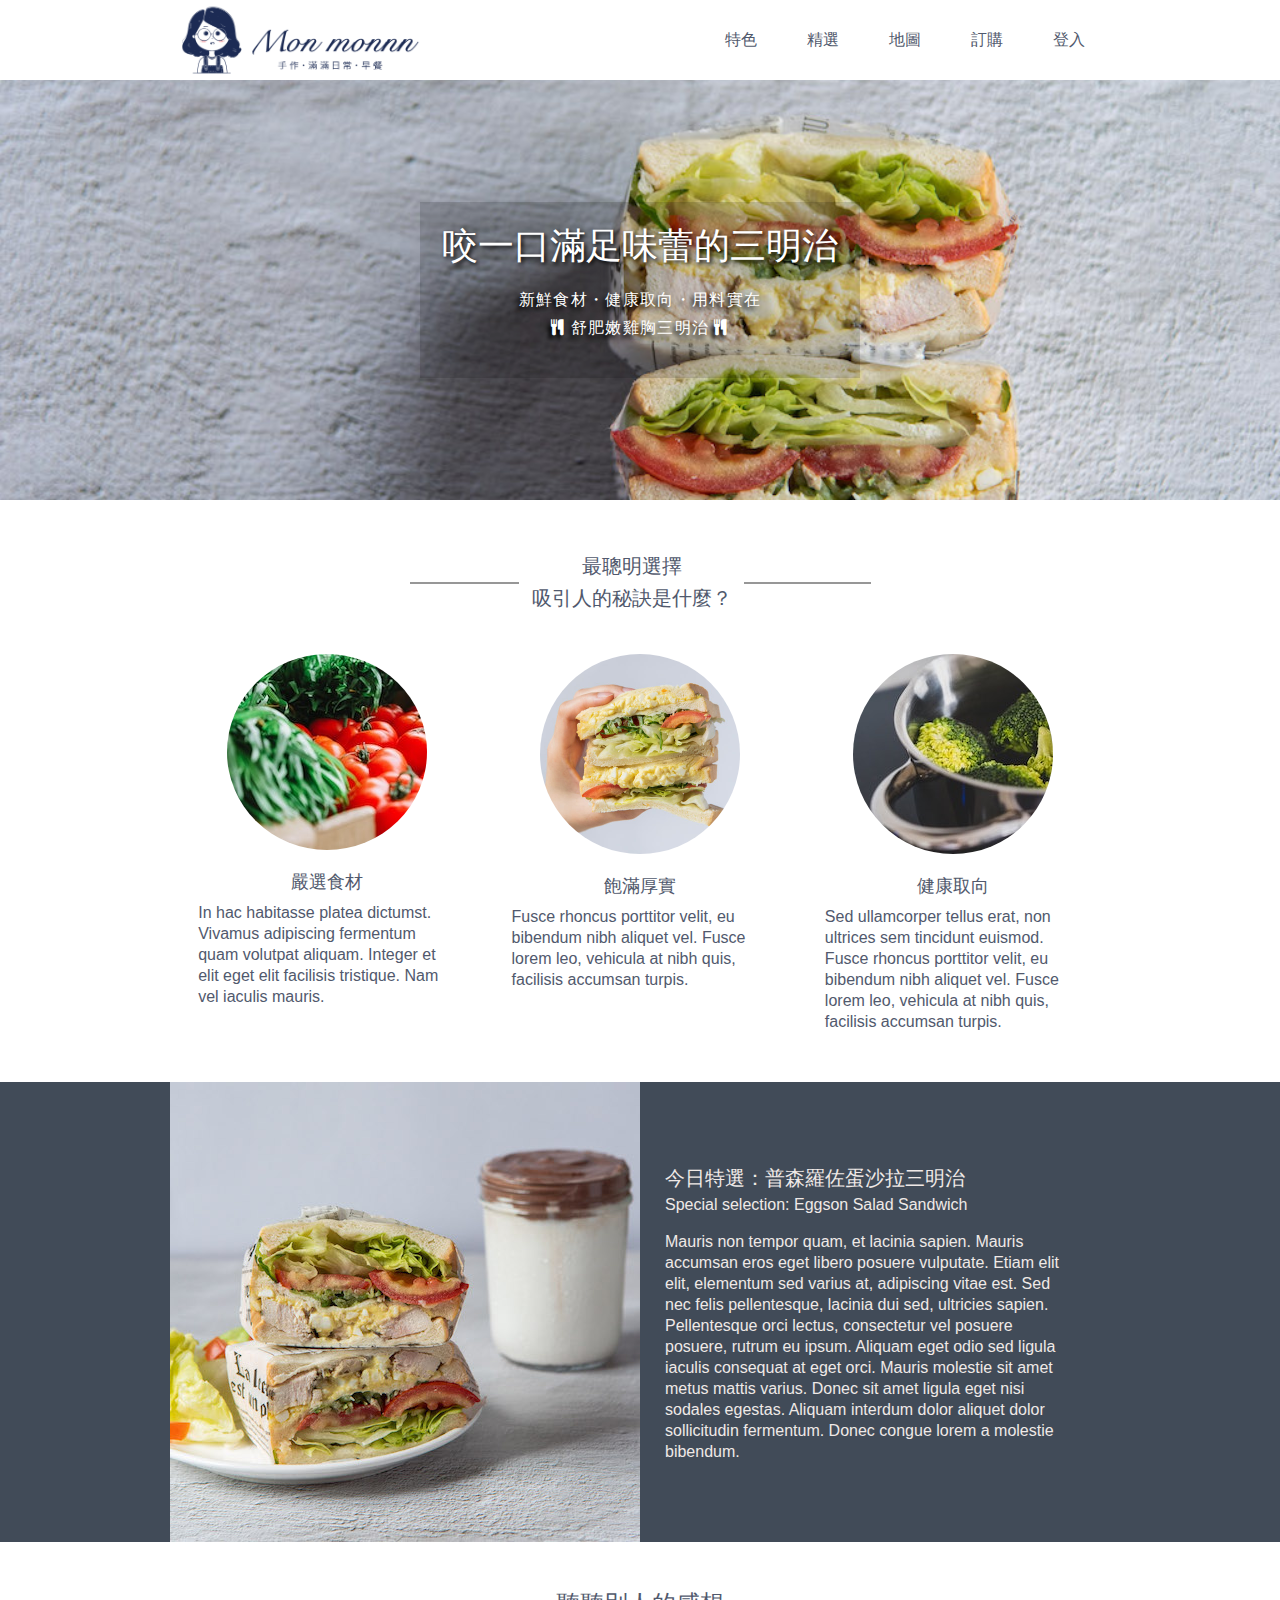
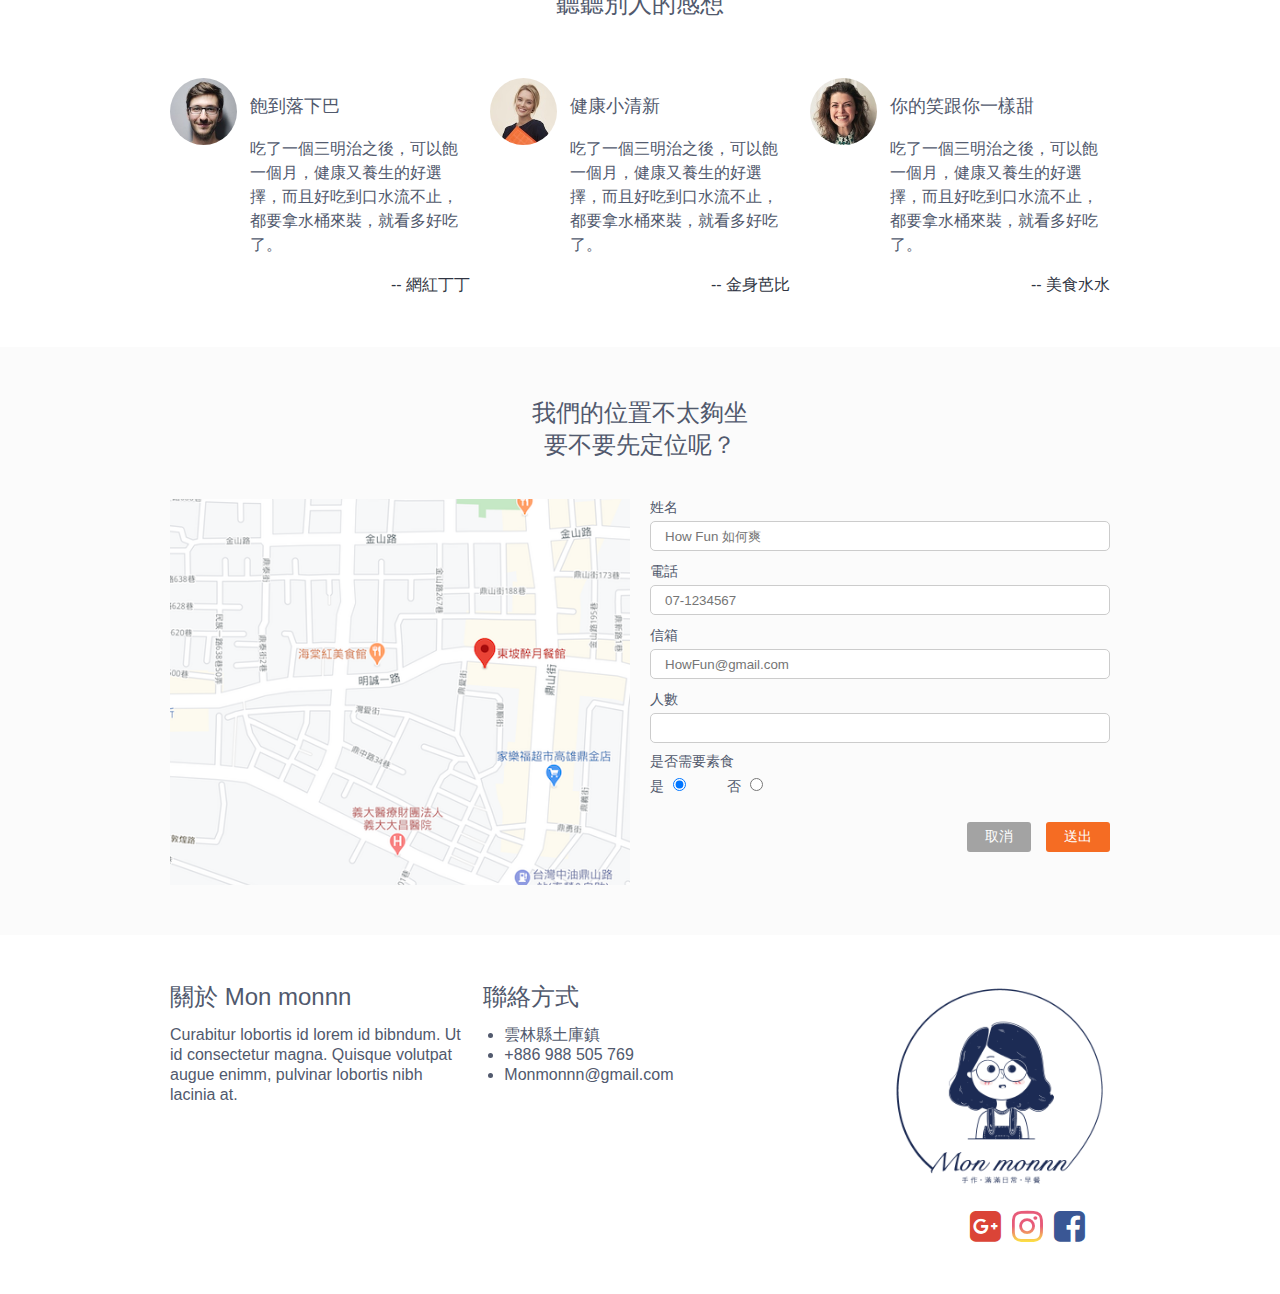
<file: index.html>
<!DOCTYPE html>
<html lang="en">

<head>
  <meta charset="UTF-8">
  <meta name="viewport" content="width=device-width, initial-scale=1.0">
  <meta http-equiv="X-UA-Compatible" content="ie=edge">
  <title>Mon monnn 滿滿日常食堂</title>
  <link rel="icon" href="images/logo_m.svg" type="image/x-icon" />
  <link rel="shortcut icon" href="images/logo_m.svg" type="image/x-icon" />
  <meta name="description" content="Mon monnn 的初衷-簡單・幸福・純粹・吃，生活或許讓我們忘了用愛感受一切，Mon monnn 用心製作，讓你找回簡單的幸福。">
  <meta property="og:title" content="Mon monnn 滿滿日常食堂">
  <meta property="og:image" content="images/banner.jpg">
  <meta property="og:description" content="Mon monnn 的初衷-簡單・幸福・純粹・吃，生活或許讓我們忘了用愛感受一切，Mon monnn 用心製作，讓你找回簡單的幸福。">
  <meta property="og:site_name" content="Mon monnn 滿滿日常食堂">
  <meta property="og:locale" content="zh_TW">


  <link rel="stylesheet" href="css/reset-css.css">
  <link href="https://fonts.googleapis.com/css?family=Noto+Sans+TC&display=swap" rel="stylesheet">
  <link rel="stylesheet" href="css/all.css">
  <link rel="stylesheet" href="css/font-awesome.min.css">
  <link rel="stylesheet" href="css/animate.css">

  <script src="js/jquery-3.4.1.min.js"></script>
  <script src="js/all.js"></script>
</head>

<body>
  <div class="header-wrap">
    <div class="headerTop">
      <div class="container">
        <div class="header">
          <h1 class="logo"><a href="#">Mon monnn 滿滿日常食堂</a></h1>
          <ul class="menu">
            <li><a href="#mark-secret">特色</a></li>
            <li><a href="#mark-special">精選</a></li>
            <li><a href="#mark-map">地圖</a></li>
            <li><a href="./shop-cart.html">訂購</a></li>
            <li><a href="./login.html">登入</a></li>
          </ul>
          <a href="#" class="showmenu"><i class="fa fa-bars"></i></a>
        </div>
      </div>
    </div>
    <div class="banner">
      <div class="banner-text">
        <h2>咬一口<br>滿足味蕾的三明治</h2>
        <p>新鮮食材・健康取向・用料實在<br>
          <i class="fa fa-cutlery"></i>舒肥嫩雞胸三明治<i class="fa fa-cutlery"></i></p>
      </div>
    </div>
  </div>
  <div id="mark-secret">
    <div class="secret">
      <div class="container">
        <div class="secret-title">
          <h2>最聰明選擇<br>吸引人的秘訣是什麼？</h2>
          <hr>
        </div>
        <ul class="secret-info">
          <li>
            <img src="images/features_1.jpg" alt="嚴選食材">
            <h3>嚴選食材</h3>
            <p>In hac habitasse platea dictumst. Vivamus adipiscing fermentum quam volutpat aliquam.
              Integer et elit eget elit facilisis tristique. Nam vel iaculis mauris.</p>
          </li>
          <li>
            <img src="images/features_3.jpg" alt="飽滿厚實">
            <h3>飽滿厚實</h3>
            <p>Fusce rhoncus porttitor velit, eu bibendum nibh aliquet vel. Fusce lorem leo, vehicula
              at nibh quis, facilisis accumsan turpis.</p>
          </li>
          <li>
            <img src="images/features_2.jpg" alt="健康取向">
            <h3>健康取向</h3>
            <p>Sed ullamcorper tellus erat, non ultrices sem tincidunt euismod. Fusce rhoncus porttitor
              velit, eu bibendum nibh aliquet vel. Fusce lorem leo, vehicula at nibh quis, facilisis
              accumsan turpis.</p>
          </li>
        </ul>
      </div>
    </div>
    <div id="mark-special" class="special">
        <div class="container">
          <div class="special-image"></div>
          <div class="special-info">
            <h2>今日特選：普森羅佐蛋沙拉三明治</h2>
            <p class="special-eg-name">Special selection: Eggson Salad Sandwich</p>
            <p>Mauris non tempor quam, et lacinia sapien. Mauris accumsan eros eget libero posuere
              vulputate.
              Etiam elit elit, elementum sed varius at, adipiscing vitae est. Sed nec felis pellentesque,
              lacinia dui sed, ultricies sapien. Pellentesque orci lectus, consectetur vel posuere
              posuere,
              rutrum eu ipsum. Aliquam eget odio sed ligula iaculis consequat at eget orci. Mauris
              molestie
              sit amet metus mattis varius. Donec sit amet ligula eget nisi sodales egestas. Aliquam
              interdum
              dolor aliquet dolor sollicitudin fermentum. Donec congue lorem a molestie bibendum.</p>
          </div>
        </div>
    </div>

    <div class="comment">
      <div class="container">
        <h2>聽聽別人的感想</h2>
        <ul>
          <li>
            <img src="images/avatar_1.jpg" alt="飽到落下巴">
            <div class="comment-content">
              <h3>飽到落下巴</h3>
              <p>吃了一個三明治之後，可以飽一個月，健康又養生的好選擇，而且好吃到口水流不止，都要拿水桶來裝，就看多好吃了。</p>
              <p class="name"> -- 網紅丁丁</p>
            </div>
          </li>
          <li>
            <img src="images/avatar_2.jpg" alt="健康小清新">
            <div class="comment-content">
              <h3>健康小清新</h3>
              <p>吃了一個三明治之後，可以飽一個月，健康又養生的好選擇，而且好吃到口水流不止，都要拿水桶來裝，就看多好吃了。</p>
              <p class="name"> -- 金身芭比</p>
            </div>
          </li>
          <li>
            <img src="images/avatar_3.jpg" alt="你的笑跟你一樣甜">
            <div class="comment-content">
              <h3>你的笑跟你一樣甜</h3>
              <p>吃了一個三明治之後，可以飽一個月，健康又養生的好選擇，而且好吃到口水流不止，都要拿水桶來裝，就看多好吃了。</p>
              <p class="name"> -- 美食水水</p>
            </div>
          </li>
        </ul>
      </div>
    </div>
    <div id="mark-map" class="booking">
      <div class="container">
        <h2>我們的位置不太夠坐<br>要不要先定位呢？</h2>
        <div class="booking-wrap">
          <div class="map"></div>
          <form>
            <fieldset>
              <label for="name">姓名</label>
              <input class="form-text" type="text" id="name" name="name" placeholder="How Fun 如何爽">
              <label for="tel">電話</label>
              <input class="form-text" type="tel" id="tel" name="tel" placeholder="07-1234567">
              <label for="mail">信箱</label>
              <input class="form-text" type="email" id="mail" name="mail" placeholder="HowFun@gmail.com">
              <label for="people">人數</label>
              <input class="form-text" type="text" id="people" name="people" value="">
              <div class="vegetaria">
                <label for="vegetarian">是否需要素食</label>
                <div>
                  <label for="yes">是</label>
                  <input type="radio" id="yes" name="vegetarian" value="是" checked>
                  <label for="no">否</label>
                  <input type="radio" id="no" name="vegetarian" value="否">
                </div>
              </div>
              <div class="form-bt">
                <button type="reset">取消</button>
                <button type="button" onclick="alert('已訂位完成，感謝您的蒞臨。')">送出</button>
              </div>

            </fieldset>
          </form>
        </div>

      </div>
    </div>
  </div>
  <div class="footer">
    <div class="container">
      <div class="about-us">
        <h2>關於 Mon monnn</h2>
        <p>Curabitur lobortis id lorem id bibndum. Ut id consectetur magna. Quisque volutpat augue enimm,
          pulvinar lobortis nibh lacinia at.</p>
      </div>
      <div class="contact">
        <h2>聯絡方式</h2>
        <ul>
          <li>雲林縣土庫鎮</li>
          <li>+886 988 505 769</li>
          <li>Monmonnn@gmail.com</li>
        </ul>
      </div>
      <div class="link-us">
        <img src="images/logo.png" alt="Mon monnn">
        <ul>
          <li><a href="#"><i class="icon google-icon fa fa-google-plus-square" aria-hidden="true"></i></a></li>
          <li><a href="#"><i class="icon twitter-icon fa fa-instagram" aria-hidden="true"></i></a></li>
          <li><a href="#"><i class="icon fb-icon fa fa-facebook-square" aria-hidden="true"></i></a></li>
        </ul>
      </div>
    </div>

  </div>

</body>

</html>
</file>
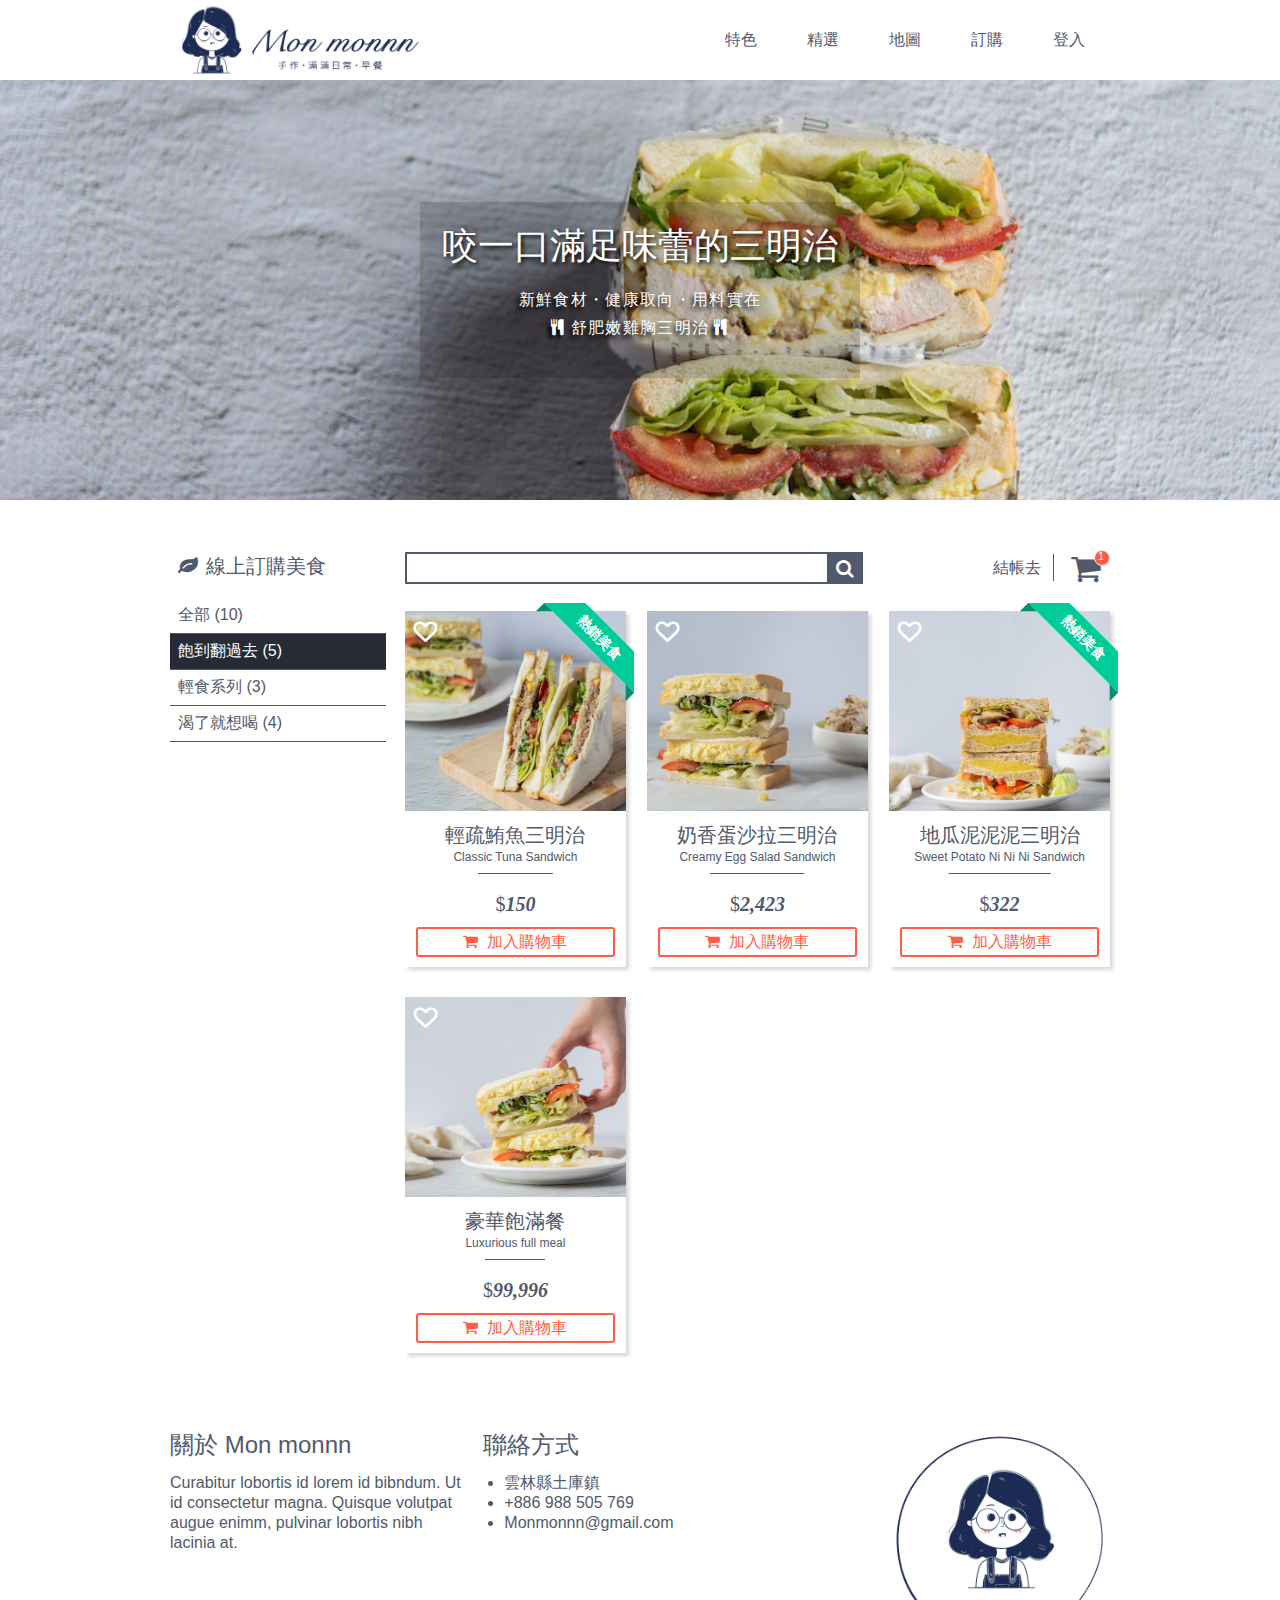
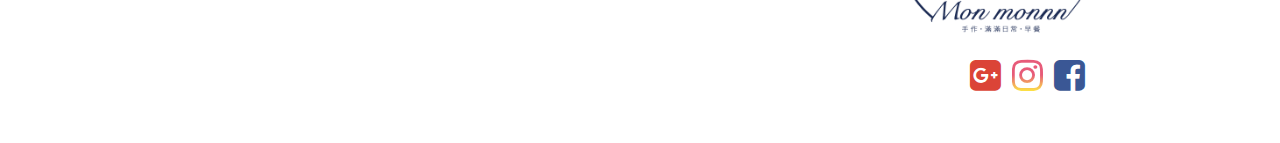
<file: shop-cart.html>
<!DOCTYPE html>
<html lang="en">

<head>
  <meta charset="UTF-8">
  <meta name="viewport" content="width=device-width, initial-scale=1.0">
  <meta http-equiv="X-UA-Compatible" content="ie=edge">
  <title>Mon monnn 滿滿日常食堂</title>
  <link rel="icon" href="images/logo_m.svg" type="image/x-icon" />
  <link rel="shortcut icon" href="images/logo_m.svg" type="image/x-icon" />
  <meta name="description" content="Mon monnn 的初衷-簡單・幸福・純粹・吃，生活或許讓我們忘了用愛感受一切，Mon monnn 用心製作，讓你找回簡單的幸福。">
  <meta property="og:title" content="Mon monnn 滿滿日常食堂">
  <meta property="og:image" content="images/banner.jpg">
  <meta property="og:description" content="Mon monnn 的初衷-簡單・幸福・純粹・吃，生活或許讓我們忘了用愛感受一切，Mon monnn 用心製作，讓你找回簡單的幸福。">
  <meta property="og:site_name" content="Mon monnn 滿滿日常食堂">
  <meta property="og:locale" content="zh_TW">


  <link rel="stylesheet" href="css/reset-css.css">
  <link href="https://fonts.googleapis.com/css?family=Noto+Sans+TC&display=swap" rel="stylesheet">
  <link rel="stylesheet" href="css/all.css">
  <link rel="stylesheet" href="css/font-awesome.min.css">
  <link rel="stylesheet" href="css/animate.css">

  <script src="js/jquery-3.4.1.min.js"></script>
  <script src="js/all.js"></script>
</head>

<body>
  <div class="header-wrap">
    <div class="headerTop">
      <div class="container">
        <div class="header">
          <h1 class="logo"><a href="index.html">Mon monnn 滿滿日常食堂</a></h1>
          <ul class="menu">
            <li><a href="index.html#mark-secret">特色</a></li>
            <li><a href="index.html#mark-special">精選</a></li>
            <li><a href="index.html#mark-map">地圖</a></li>
            <li><a href="#">訂購</a></li>
            <li><a href="login.html">登入</a></li>
          </ul>
          <a href="#" class="showmenu"><i class="fa fa-bars"></i></a>
        </div>
      </div>
    </div>
    <div class="banner">
      <div class="banner-text">
        <h2>咬一口<br>滿足味蕾的三明治</h2>
        <p>新鮮食材・健康取向・用料實在<br>
          <i class="fa fa-cutlery"></i>舒肥嫩雞胸三明治<i class="fa fa-cutlery"></i></p>
      </div>
    </div>
  </div>
  <div class="content">
    <div class="shop">
      <div class="container">
        <div class="shop-menu">
          <h2><i class="fa fa-leaf"></i>線上訂購美食</h2>
          <ul>
            <li><a>全部 (10)</a></li>
            <li><a class="hold" href="">飽到翻過去 (5)</a></li>
            <li><a>輕食系列 (3)</a></li>
            <li><a>渴了就想喝 (4)</a></li>
          </ul>
        </div>
        <div class="shop-main">
          <div class="shop-top">
            <div class="search">
              <input type="text" class="search-bar" name="" id="">
              <button class="search-bt"><i class="fa fa-search"></i></button>
            </div>
            <div class="shop-cart">
              <ul>
                <li><a href="#">結帳去</a></li>
                <li>
                  <a href="#">
                    <i class="fa fa-shopping-cart"></i>
                    <span class="cart-number">1</span>
                  </a>
                </li>
              </ul>
            </div>
          </div>
          <ul class="product">
            <li>
              <div class="ribbon-wrap">
                <div class="ribbon">熱銷美食</div>
              </div>
              <div class="img-container">
                <i class="fa fa-heart-o heart"></i>
                <img src="images/product_1.jpg" alt="經典漢堡套餐">
              </div>
              <h3>輕疏鮪魚三明治</h3>
              <p class="en-name">Classic Tuna Sandwich</p>
              <p class="price">150</p>
              <button><i class="fa fa-shopping-cart"></i>加入購物車</button>
            </li>
            <li>
              <div class="img-container">
                <i class="fa fa-heart-o heart"></i>
                <img src="images/product_2.jpg" alt="英俊香腸">
              </div>
              <h3>奶香蛋沙拉三明治</h3>
              <p class="en-name">Creamy Egg Salad Sandwich</p>
              <p class="price">2,423</p>
              <button><i class="fa fa-shopping-cart"></i>加入購物車</button>
            </li>
            <li>
              <div class="ribbon-wrap">
                <div class="ribbon">熱銷美食</div>
              </div>
              <div class="img-container">
                <i class="fa fa-heart-o heart"></i>
                <img src="images/product_3.jpg" alt="漢堡兄弟">
              </div>
              <h3>地瓜泥泥泥三明治</h3>
              <p class="en-name">Sweet Potato Ni Ni Ni Sandwich</p>
              <p class="price">322</p>
              <button><i class="fa fa-shopping-cart"></i>加入購物車</button>
            </li>
            <li>
              <div class="img-container">
                <i class="fa fa-heart-o heart"></i>
                <img src="images/product_4.jpg" alt="完美願望">
              </div>
              <h3>豪華飽滿餐</h3>
              <p class="en-name">Luxurious full meal</p>
              <p class="price">99,996</p>
              <button><i class="fa fa-shopping-cart"></i>加入購物車</button>
            </li>
          </ul>
        </div>
      </div>
    </div>
  </div>
  <div class="footer">
    <div class="container">
      <div class="about-us">
        <h2>關於 Mon monnn</h2>
        <p>Curabitur lobortis id lorem id bibndum. Ut id consectetur magna. Quisque volutpat augue enimm,
          pulvinar lobortis nibh lacinia at.</p>
      </div>
      <div class="contact">
        <h2>聯絡方式</h2>
        <ul>
          <li>雲林縣土庫鎮</li>
          <li>+886 988 505 769</li>
          <li>Monmonnn@gmail.com</li>
        </ul>
      </div>
      <div class="link-us">
        <img src="images/logo.png" alt="Mon monnn">
        <ul>
          <li><a href="#"><i class="icon google-icon fa fa-google-plus-square" aria-hidden="true"></i></a></li>
          <li><a href="#"><i class="icon twitter-icon fa fa-instagram" aria-hidden="true"></i></a></li>
          <li><a href="#"><i class="icon fb-icon fa fa-facebook-square" aria-hidden="true"></i></a></li>
        </ul>
      </div>
    </div>

  </div>

</body>

</html>
</file>
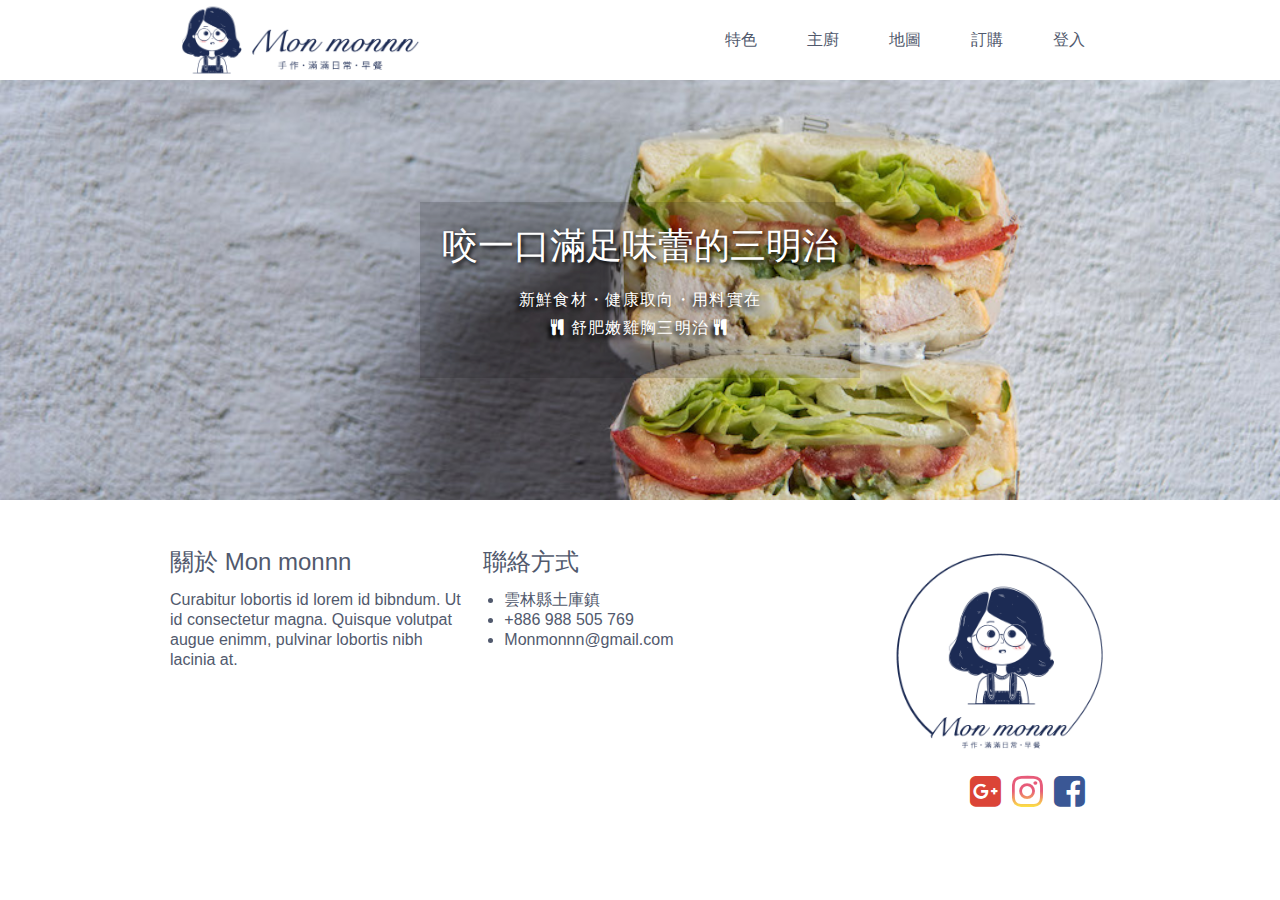
<file: weblayout.html>
<!DOCTYPE html>
<html lang="en">

<head>
  <meta charset="UTF-8">
  <meta name="viewport" content="width=device-width, initial-scale=1.0">
  <meta http-equiv="X-UA-Compatible" content="ie=edge">
  <title>Mon monnn 滿滿日常食堂</title>
  <link rel="icon" href="images/logo_m.svg" type="image/x-icon" />
  <link rel="shortcut icon" href="images/logo_m.svg" type="image/x-icon" />
  <meta name="description" content="Mon monnn 的初衷-簡單・幸福・純粹・吃，生活或許讓我們忘了用愛感受一切，Mon monnn 用心製作，讓你找回簡單的幸福。">
  <meta property="og:title" content="Mon monnn 滿滿日常食堂">
  <meta property="og:image" content="images/banner.jpg">
  <meta property="og:description" content="Mon monnn 的初衷-簡單・幸福・純粹・吃，生活或許讓我們忘了用愛感受一切，Mon monnn 用心製作，讓你找回簡單的幸福。">
  <meta property="og:site_name" content="Mon monnn 滿滿日常食堂">
  <meta property="og:locale" content="zh_TW">


  <link rel="stylesheet" href="css/reset-css.css">
  <link href="https://fonts.googleapis.com/css?family=Noto+Sans+TC&display=swap" rel="stylesheet">
  <link rel="stylesheet" href="css/all.css">
  <link rel="stylesheet" href="css/font-awesome.min.css">
  <link rel="stylesheet" href="css/animate.css">

  <script src="js/jquery-3.4.1.min.js"></script>
  <script src="js/all.js"></script>
</head>

<body>
  <div class="header-wrap">
    <div class="headerTop">
      <div class="container">
        <div class="header">
          <h1 class="logo"><a href="#">Mon monnn 滿滿日常食堂</a></h1>
          <ul class="menu">
            <li><a href="#">特色</a></li>
            <li><a href="#">主廚</a></li>
            <li><a href="#">地圖</a></li>
            <li><a href="#">訂購</a></li>
            <li><a href="#">登入</a></li>
          </ul>
          <a href="#" class="showmenu"><i class="fa fa-bars"></i></a>
        </div>
      </div>
    </div>
    <div class="banner">
      <div class="banner-text">
        <h2>咬一口<br>滿足味蕾的三明治</h2>
        <p>新鮮食材・健康取向・用料實在<br>
          <i class="fa fa-cutlery"></i>舒肥嫩雞胸三明治<i class="fa fa-cutlery"></i></p>
      </div>
    </div>
  </div>
  <div class="content">

  </div>
  <div class="footer">
    <div class="container">
      <div class="about-us">
        <h2>關於 Mon monnn</h2>
        <p>Curabitur lobortis id lorem id bibndum. Ut id consectetur magna. Quisque volutpat augue enimm,
          pulvinar lobortis nibh lacinia at.</p>
      </div>
      <div class="contact">
        <h2>聯絡方式</h2>
        <ul>
          <li>雲林縣土庫鎮</li>
          <li>+886 988 505 769</li>
          <li>Monmonnn@gmail.com</li>
        </ul>
      </div>
      <div class="link-us">
        <img src="images/logo.png" alt="Mon monnn">
        <ul>
          <li><a href="#"><i class="icon google-icon fa fa-google-plus-square" aria-hidden="true"></i></a></li>
          <li><a href="#"><i class="icon twitter-icon fa fa-instagram" aria-hidden="true"></i></a></li>
          <li><a href="#"><i class="icon fb-icon fa fa-facebook-square" aria-hidden="true"></i></a></li>
        </ul>
      </div>
    </div>

  </div>

</body>

</html>
</file>
<file: css/all.css>
a {
    text-decoration: none;
}
button:focus {
    outline: none;
}
body {
    font-family: "微軟正黑體","Microsoft JhengHei",sans-serif;
    background: white;
}
/* 滿版底 */
.header-wrap {
    height: 500px;
    position: relative;
}
.headerTop {
    width: 100%;
    background: rgb(255, 255, 255);
    position: absolute;
    transition: max-height 1.3s;
}
.headerTop.headerFixed {
    position: fixed;
    z-index: 99999;
    box-shadow: -1px -9px 18px #000000;
}
.container {
    max-width: 1024px;
    margin: 0 auto;
    position: relative;
    padding: 50px 42px;
}
.headerTop .container {
    padding: 0 42px;
}
.header {
    height: 80px;
    display: flex;
    justify-content: space-between;
    align-items: center;
    position: relative;
}
.header .logo a {
    width: 260px;
    height: 80px;
    background: url('../images/logo_w.png') no-repeat;
    background-position: center;
    background-size: contain;
    display: block;
    text-indent: 101%;
    overflow: hidden;
    white-space: nowrap;
}
.header .menu {
    display: flex;
}
.header .menu li a {
    color: rgb(81, 89, 109);
    font-size: 16px;
    padding: 22px 25px;
    display: block;
    text-align: center;
    transition: all 0.3s;
}
.header .menu li a:hover {
    color: white;
    background: rgb(81, 89, 109);
}
.showmenu {
    display: none;
}
#mark-secret:target:before,
#mark-special:target:before,
#mark-map:target:before {
    content: "";
    display: block;
    height: 80px;
}
@media (max-width: 768px) {
    .container {
        padding: 50px 11px;
    }
    .headerTop .container {
        padding: 0 11px;
    }
}
@media (max-width: 767px) {
    .headerTop.bg-orange {
        transition: all 1.3s;
        /* background: rgb(199, 108, 22); */
    }
    .header .logo a {
        width: 200px;
    }
    .header .menu {
        max-height: 0;
        overflow: hidden;
        flex-direction: column;
        align-items: center;
        position: absolute;
        z-index: 100;
        top: 80px;
        left: 0;
        right: 0;
        background: white;
        margin: 0 -22px;
        transition: max-height 1.3s;
    }
    .menu li {
        width:80%;
        border-bottom: 1px solid white;
        margin-bottom: 4px;
    }
    .header .menu li a {
        width: 100%;
        border-bottom: 1px solid rgb(81, 89, 109);
    }
    .showmenu {
        display: block;
        font-size: 24px;
        padding: 10px 22px;
        color: rgb(81, 89, 109);
    }
    .showmenu:hover {
        background:rgb(81, 89, 109);
        color: white;
    }
    .show-menu .menu {
        max-height: 350px;
    }
}
@media (max-width: 320px) {
    .header .menu li a {
        line-height: 20px;
        border-bottom: 1px solid rgb(81, 89, 109);
    }
}

.banner {
    width: auto;
    height: 500px;
    background: url('../images/banner.jpg') no-repeat;
    background-size: cover;
    background-position: center;
    display: flex;
    justify-content: center;
    align-items: center;
    padding-top: 80px;
}
.banner .banner-text {
    max-width: 460px;
    text-align: center;
    color: white;
    background: rgba(0, 0, 0, 0.144);
    padding: 20px 22px;
}
.banner .banner-text h2 {
    font-size: 36px;
    line-height: 48px;
    font-weight: 400;
    text-shadow: 2px 2px 4px #000000;
}
.banner-text h2 br {
    display: none;
}
.banner .banner-text p {
    font-size: 16px;
    font-weight: 200;
    line-height: 28px;
    text-shadow: -3px 4px 4px #000000;
    letter-spacing: 1pt;
    margin: 16px 0;
}
.banner-text i {
    margin: 0 5px;
}
@media (max-width: 767px) {
    .banner .banner-text {
        padding: 20px 6px;
        margin: 0 10px;
    }
    .banner-text h2 br {
        display: block;
    }
}

.footer .container {
    display: flex;
}
.about-us, .contact, .link-us {
    width: 33.33333%;
}
.footer h2{
    font-size: 24px;
    font-weight: 400;
    color: rgb(81, 89, 109);
}
.footer .about-us p,.footer .contact ul{
    font-size: 16px;
    line-height: 20px;
    color: rgb(81, 89, 109);
    margin: 16px 21px 0 0 ;
}
.footer .contact ul {
    list-style: initial;
    margin-left: 21px;
}
.footer .link-us {
    text-align: right;
    margin-top: -9px;
}
.footer .link-us img {
    width: 70%;
    margin-bottom: 10px;
}
.footer .link-us ul {
    display: flex;
    justify-content: flex-end;
    padding-right: 25px;
}
.footer .link-us ul .icon {
    font-size: 36px;
    margin-left: 11px;
}
.google-icon {
    color: #DB4437;
}
.twitter-icon {
    background: -webkit-linear-gradient(top,rgba(231, 91, 121) 50%,rgba(255, 244, 62) 100%);
    -webkit-background-clip: text;
    -webkit-text-fill-color: transparent;
}
.fb-icon {
    color: #3A5795;
}
@media (max-width: 767px) {
    .footer .container {
        flex-direction: column;
    }
    .about-us, .contact, .link-us {
        width: 100%;
    }
    .footer .link-us {
        text-align: center;
    }
    .footer .link-us ul {
        justify-content: center;
    }
    .footer .link-us ul .icon {
        margin: 30px 15px;
    }
    .footer .about-us p,.footer .contact ul {
        margin-bottom: 30px;
        margin-right: 0;
    }
}

/* index content */
.secret .container,.comment .container{
    display: flex;
    flex-direction: column;
    align-items: center;
}
.secret .secret-title {
    position: relative;
    height: 64px;
}
.secret .secret-title h2 {
    position: absolute;
    z-index: 100;
    top: 0;
    bottom: 0;
    left: 109px;
    right: 127px;
    padding: 0 12px 6px 13px;
    font-size: 20px;
    font-weight: 400;
    line-height: 32px;
    text-align: center;
    color: rgb(81, 89, 109);
    background: white;
}
hr {
    width: 461px;
    border: 1px solid #979797;
    margin: 32px 0;
}
.secret-info {
    display: flex;
    justify-content: space-around;
    margin: 40px auto 0;
}
.secret-info li {
    width: 27.3333%;
    text-align: center;
}
.secret-info img {
    max-width: 200px;
    height: auto;
    border-radius: 50%;
    margin-bottom: 20px;
}
.secret-info h3 {
    font-size: 18px;
    color: rgb(81, 89, 109);
    margin-bottom: 11px;
}
.secret-info p {
    font-size: 16px;
    color: rgb(81, 89, 109);
    height: auto;
    text-align: left;
    line-height: 21px;
}
@media (max-width: 767px) {
    .secret .container {
        padding: 50px 0;
    }
    .secret .secret-title h2 {
        position: relative;
        left: 0;
        right: 0;
        padding: 0;
    }
    hr {
        display: none;
    }
    .secret-info {
        flex-direction: column;
        align-items: center;
        justify-content: center;
    }
    .secret-info li {
        width: 100%;
        padding: 0 30px;
        margin-bottom: 30px;
    }
}

.special {
    background: rgb(65, 75, 88);
}
.special .container {
    display: flex;
    align-items: center;
    padding-top: 0;
    padding-bottom: 0;
}
.special .special-image {
    flex-basis: 470px;
    height: 460px;
    background: url('../images/foodset.jpeg') no-repeat;
    background-position: left;
    background-size: cover;
}
.special .special-info {
    max-width: 410px;
    margin-left: 25px;
}
.special .special-info h2 {
    font-size: 20px;
    color: #EFE9E7;
    line-height: 32px;
}
.special .special-info p {
    font-size: 16px;
    line-height: 21px;
    color: #EFE9E7;
}
.special .special-info .special-eg-name {
    margin-bottom: 16px;
}
@media (max-width: 767px) {
    .special .container {
        flex-direction: column;
        padding: 0;
    }
    .special .special-image {
        width: 100%;
    }
    .special .special-info {
        max-width: 100%;
        padding: 30px;
        margin: 0;
    }
}

.comment h2{
    font-size: 24px;
    color: rgb(81, 89, 109);
    margin-bottom: 32px;
}
.comment ul {
    display: flex;
    justify-content: space-between;
    padding-top: 30px;
}
.comment ul li {
    display: flex;
    margin-right: 20px;
}
.comment ul li:last-child {
    margin-right: 0;
}
.comment ul li img {
    width: 67px;
    height: 67px;
    border-radius: 50%;
    margin-right: 13px;
}
.comment-content h3 {
    font-size: 18px;
    color: rgb(81, 89, 109);
    margin: 19px 0 22px;
}
.comment-content p {
    font-size: 16px;
    color: rgb(81, 89, 109);
    line-height: 24px;
}
.comment-content .name {
    text-align: right;
    color: rgb(48, 53, 66);
    margin-top: 16px;
}
@media (max-width: 767px) {
    .comment ul {
        flex-direction: column;
    }
    .comment ul li {
        margin-right: 0;
    }
}

.booking {
    background: rgba(250,250,250,0.70);
}
.booking h2{
    font-size: 24px;
    color: rgb(81, 89, 109);
    margin-bottom: 38px;
    text-align: center;
    line-height: 32px;
}
.booking .booking-wrap {
    display: flex;
}
.booking-wrap .map {
    height: 386px;
    background: url('../images/map.png') no-repeat;
    background-position: right;
    background-size: cover;
    margin-right: 20px;
}
.booking-wrap .map, .booking-wrap form {
    width: 50%;
}
.booking-wrap label {
    font-family: PingFangTC-Light;
    font-size: 14px;
    color: rgb(81, 89, 109);
}
.booking-wrap input[type="text"],
.booking-wrap input[type="email"],
.booking-wrap input[type="number"],
.booking-wrap input[type="tel"] {
	display: block;
	width: 100%;
	height: 30px;
	border-radius: 5px;
	border: 1px solid #cccccc;
	box-shadow: none;
    margin: 6px 0 12px;
    padding: 5px 14px;
}
.booking-wrap .vegetaria>label {
    display: block;
}
.booking-wrap .vegetaria label {
    margin-bottom: 6px;
}
.booking-wrap .vegetaria input {
    margin-right: 36px;
}
.booking-wrap .form-bt {
    text-align: right;
    margin-top: 28px;
}
.booking-wrap .form-bt button {
    font-size: 14px;
    color: #FFFFFF;
    padding: 6px 18px;
    cursor: pointer;
    border-style: none;
    border: 0;
}
.form-bt button[type="reset"] {
    background: rgba(0,0,0,0.35);
    border-radius: 3px;
    margin-right: 11px;
}
.form-bt button[type="reset"]:hover {
    background: rgba(0, 0, 0, 0.616);
}
.form-bt button[type="button"] {
    background: #F56C23;
    border-radius: 3px;
}
.form-bt button[type="button"]:hover {
    background: rgb(231, 88, 11);
}

@media (max-width: 767px) {
    .booking .booking-wrap {
        flex-direction: column;
    }
    .booking-wrap .map, .booking-wrap form {
        width: 100%;
    }
    .booking-wrap .map {
        margin-bottom: 30px;
    }
}

/* shop-cart content */
.shop .container {
    display: flex;
    padding-bottom: 0;
}
.shop .shop-menu {
    width: 23%;
    margin-right: 2%;
}
.shop-menu h2 {
    font-size: 20px;
    color: rgb(81, 89, 109);
    line-height: 32px;
}
.shop-menu h2 i {
    font-size: 20px;
    margin-left: 8px;
    margin-right: 8px;
}
.shop-menu ul {
    margin-top: 16px;
}
.shop-menu li {
    width: 100%;
    border-bottom: 1px solid rgb(81, 89, 109);
}
.shop-menu a {
    display: block;
    font-size: 16px;
    color: rgb(81, 89, 109);
    line-height: 32px;
    padding: 1px 0 2px 8px;
    cursor: pointer;
}
.shop-menu a:hover {
    color: white;
    background: rgb(81, 89, 109);
}
.shop-menu li .hold {
    color: white;
    background: rgb(39, 43, 53);
}
.shop .shop-main {
    width: 75%;
}
@media (max-width: 767px) {
    .shop .container {
        flex-direction: column;
    }
    .shop .shop-menu, .shop .shop-main {
        width: 100%;
    }
    .shop .shop-menu {
        margin: 0 0 23px;
    }
    .shop-menu h2 i {
        font-size: 25px;
    }
}

.shop-main .shop-top {
    margin-bottom: 26px;
    display: flex;
    align-items: center;
    justify-content: space-between;
}
.shop-top .search {
    width: 65%;
}
.shop-top .shop-cart {
    width: 35%;
}
.search {
    position: relative;
}
.search .search-bar {
    width: 100%;
    height: 32px;
    border: 2px solid rgb(81, 89, 109);
    padding-left: 10px;
}
/* 用 absoute 解決 btn 在 intput 裡面*/
.search .search-bt {
    text-decoration: none;
    position: absolute;
    top: 0;
    right: 0;
    color: white;
    font-size: 19px;
    width: 36px;
    height: 32px;
    background: rgb(81, 89, 109);
    padding: 6px 8px;
    border: 0;
    cursor: pointer;
}
.search .search-bt:hover {
    background: rgb(214, 54, 1);
}
.shop-cart ul {
    display: flex;
    justify-content: flex-end;
    align-items: center;
}
.shop-cart a {
    font-size: 16px;
    color: rgb(81, 89, 109);
}
.shop-cart ul li:first-child a {
    padding: 5px 12px;
    border-right: 1px solid rgb(81, 89, 109);
}
.shop-cart ul li:first-child a:hover {
    color: white;
    background: rgb(81, 89, 109);
}
.shop-cart ul li:last-child a {
    display: inline-block;
    position: relative;
    font-size: 32px;
    padding-top: 3px;
    padding-left: 17px;
    padding-right: 9px;
}
/* 用 absolute 去定位 */
.cart-number {
    display: inline-block;
    position: absolute;
    top: 0;
    right: 0;
    width: 16px;
    height: 16px;
    font-size: 10px;
    text-align: center;
    color: white;
    background: #FF5E45;
    border-radius: 50%;
    border: 1px solid #EFE9E7;
    padding: 1px 2px 0 0;
}
@media (max-width: 767px) {
    .shop-main .shop-top {
        flex-direction: column;
    }
    .shop-top .search, .shop-top .shop-cart {
        width: 100%;
    }
    .search {
        margin-bottom: 15px;
    }
}

.shop-main .product {
    display: flex;
    justify-content: space-between;
    flex-flow: wrap;
}
.product li {
    width: 31.33333%;
    display: flex;
    flex-direction: column;
    align-items: center;
    margin-bottom: 30px;
    /* background: #EFE9Ewhit7; */
    box-shadow: 3px 3px 4px 0px rgba(0,0,0,0.16);
    position: relative;
}
/* 緞帶效果 */
.product .ribbon-wrap {
    width: 108px;
    height: 108px;
    overflow: hidden;
    position: absolute;
    top: -8px;
    right: -8px;
    z-index: 9999;
}
.product .ribbon {
    position: relative;
    top: 20px;
    right: -1px;
    width: 145px;
    height: 29px;
    background: #00CC99;
    font-family: NotoSansCJKtc-Bold;
    color: #FFFFFF;
    font-size: 14px;
    font-weight: 600;
    line-height: 29px;
    text-align: center;
    transform: rotate(-315deg);
}
.ribbon:before {
    content: "";
    border-top: 12px solid #078F6D;
    border-right: 12px solid transparent;
    position: absolute;
    bottom: -12px;
    left: 9px;
}
.ribbon:after {
    content: "";
    border-top: 12px solid #078F6D;
    border-left: 12px solid transparent;
    position: absolute;
    top: 29px;
    right: 9px;
}
/* 製作圖片裁切的效果 */
.product .img-container {
    position: relative;
    display: flex;
    justify-content: center;
    align-items: flex-start;
    width: 100%;
    overflow: hidden;
}
.product img {
    max-width: 300px;
    height: auto;
}
/* absolute 定位 */
.product .heart {
    position: absolute;
    top: 9px;
    left: 9px;
    color: white;
    font-size: 23px;
    font-weight: 600;
    cursor: pointer;
}
/* jq toggleclass 變換顏色 */
.heart.heartPink {
    color: rgb(243, 53, 85);
}
.product h3 {
    font-size: 20px;
    line-height: 27px;
    color: rgb(81, 89, 109);
    margin-top: 11px;
}
.product .en-name {
    font-size: 12px;
    line-height: 17px;
    color: rgb(81, 89, 109);
    padding-bottom: 8px;
    position: relative;
    text-align: center;
}
/* 用偽元素製作下底線 */
.product .en-name:after {
    content: '';
    position: absolute;
    bottom: 0;
    height: 1px;
    width: 60%;
    background: rgb(81, 89, 109);
    left:50%;
    transform:translateX(-50%);
}
.product .price {
    font-family: Roboto-Light;
    font-style: italic;
    font-size: 20px;
    font-weight: 700;
    color: rgb(81, 89, 109);
    margin: 20px 0 13px;
}
.product .price:before {
    content:'$';
    font-style: normal;
    font-weight: 300;
}

.product button {
    width: 90%;
    height: 30px;
    border: 2px solid #FF5E45;
    border-radius: 3px;
    font-size: 16px;
    text-align: center;
    color: #FF5E45;
    background: white;
    padding: 3px 0;
    margin-bottom: 10px;
    cursor: pointer;
}
.product button:hover {
  color: white;
  background: #FF5E45;
}
.product button i {
    margin-right: 9px;
}
.product button.btn-hold {
    color: #EFE9E7;
    background: #FF5E45;
}
@media (max-width: 768px) {
    .product li {
        width: 48%;
    }
    .product button {
        height: 44px;
    }
}
@media (max-width: 767px) {
    .product li {
        width: 100%;
    }
    /* 讓圖片自適應 */
    .product .img-container {
        height: auto;
    }
    .product img {
        width: 100%;
        max-width: 100%;
    }
}

/* login */
.login .container {
    display: flex;
    flex-direction: column;
    align-items: center;
}
.login h2 {
    font-family: NotoSansCJKtc-Black;
    font-size: 48px;
    font-weight: 700;
    color: rgb(81, 89, 109);
    margin-bottom: 5px;
}
.login p {
    font-family: NotoSansCJKtc-Medium;
    font-size: 20px;
    color: rgb(81, 89, 109);
    margin-bottom: 35px;
}
.login .login-form {
    width: 35%;
    background: rgb(253, 253, 253);
    box-shadow: 3px 3px 4px 0px rgba(0,0,0,0.16);
    border-top:3px solid rgb(96, 119, 177);
    padding: 15px 15px;
}
.login .login-form legend {
    font-family: NotoSansCJKtc-Black;
    font-size: 18px;
    font-weight: 900;
    color: rgb(81, 89, 109);
    text-align: center;
    margin: 0;
    border: 0;
}
.login .login-form label {
    font-family: MicrosoftJhengHeiRegular;
    font-size: 16px;
    color: rgb(81, 89, 109);
    margin-top: 15px;
}
.login .login-form input[type=email],
.login .login-form input[type=password] {
    width: 100%;
    height: 32px;
    text-indent: 25px;
}
/* 偽元素增加icon */
.email, .password {
    position: relative;
}
.email:before, .password:before {
    font-family: "FontAwesome"; 
    font-weight: 900; 
    font-size: 15px;
    color: rgba(61,17,0,0.50);
    position: absolute;
    left: 11px;
    top: 50%;
    transform: translateY(-50%);
}
.email:before {
    content: "\f003";
}
.password:before {
    content: "\f023";
}
.login .login-form a {
    font-family: MicrosoftJhengHeiRegular;
    font-size: 14px;
    color: rgb(127, 129, 136);
    margin-bottom: 30px;
}
.login .login-form .btn-wrapper {
    width: 100%;
    display: flex;
    justify-content: space-between;
}
.login .login-form button {
    width: 45%;
    text-align: center;
    border-radius: 3px;
}
.login .login-form .sing-up {
    background: rgba(0,0,0,0.35);
}
.login .login-form .sing-up:hover {
    background: rgba(0, 0, 0, 0.596);
}
.login .login-form .login {
    background: rgb(34, 73, 173);
}
.login .login-form .login:hover {
    background: rgb(71, 90, 138);
}
@media (max-width: 768px) {
    .login .login-form {
        width: 50%;
    }
    .login h2 {
        font-size: 32px;
        font-weight: 700;
        color: rgb(81, 89, 109);
        margin-bottom: 15px;
    }
}
@media (max-width: 767px) {
    .login .login-form {
        width: 80%;
    }
}
</file>
